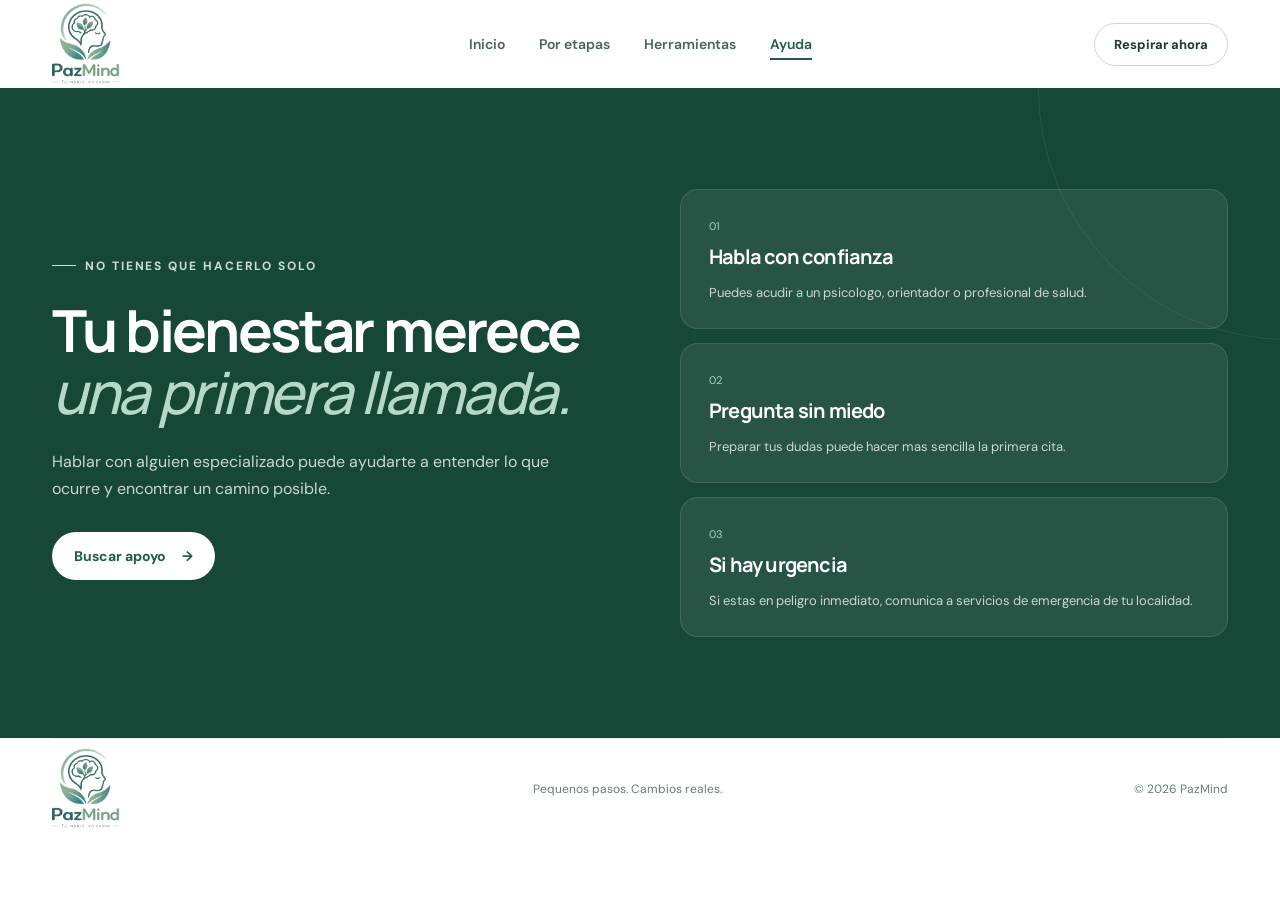
<file: pages/ayuda.html>
<!DOCTYPE html>
<html lang="es">
<head>
  <meta charset="UTF-8"><meta name="viewport" content="width=device-width, initial-scale=1">
  <title>Ayuda profesional | PazMind</title>
  <link rel="icon" type="image/png" href="../assets/images/pazmindlogo.png">
  <link href="https://fonts.googleapis.com/css2?family=DM+Sans:wght@400;500;600;700&family=Manrope:wght@500;600;700&display=swap" rel="stylesheet">
  <link rel="stylesheet" href="../css/styles.css">
</head>
<body class="inner-page">
  <div class="page-loader" aria-hidden="true"><span>PazMind</span></div>
  <header class="site-header">
    <a class="brand" href="../index.html"><span class="brand-mark"><img src="../assets/images/pazmindlogo.png" alt="PazMind"></span></a>
    <nav><a href="../index.html">Inicio</a><a href="etapas.html">Por etapas</a><a href="herramientas.html">Herramientas</a><a class="active" href="ayuda.html">Ayuda</a></nav>
    <a class="header-cta" href="herramientas.html">Respirar ahora</a>
    <button class="menu-button" type="button" aria-label="Abrir menu"><span></span><span></span></button>
  </header>
  <main>
    <section class="support-page">
      <div class="support-page-copy reveal"><p class="eyebrow light"><span></span> No tienes que hacerlo solo</p><h1>Tu bienestar merece<br><em>una primera llamada.</em></h1><p>Hablar con alguien especializado puede ayudarte a entender lo que ocurre y encontrar un camino posible.</p><a class="button button-white" href="mailto:ayuda@pazmind.com">Buscar apoyo <span>→</span></a></div>
      <div class="support-options reveal"><article><span>01</span><h2>Habla con confianza</h2><p>Puedes acudir a un psicologo, orientador o profesional de salud.</p></article><article><span>02</span><h2>Pregunta sin miedo</h2><p>Preparar tus dudas puede hacer mas sencilla la primera cita.</p></article><article><span>03</span><h2>Si hay urgencia</h2><p>Si estas en peligro inmediato, comunica a servicios de emergencia de tu localidad.</p></article></div>
    </section>
  </main>
  <footer><a class="brand" href="../index.html"><span class="brand-mark"><img src="../assets/images/pazmindlogo.png" alt="PazMind"></span></a><p>Pequenos pasos. Cambios reales.</p><p>© 2026 PazMind</p></footer>
  <script src="../js/main.js"></script>
</body>
</html>
</file>
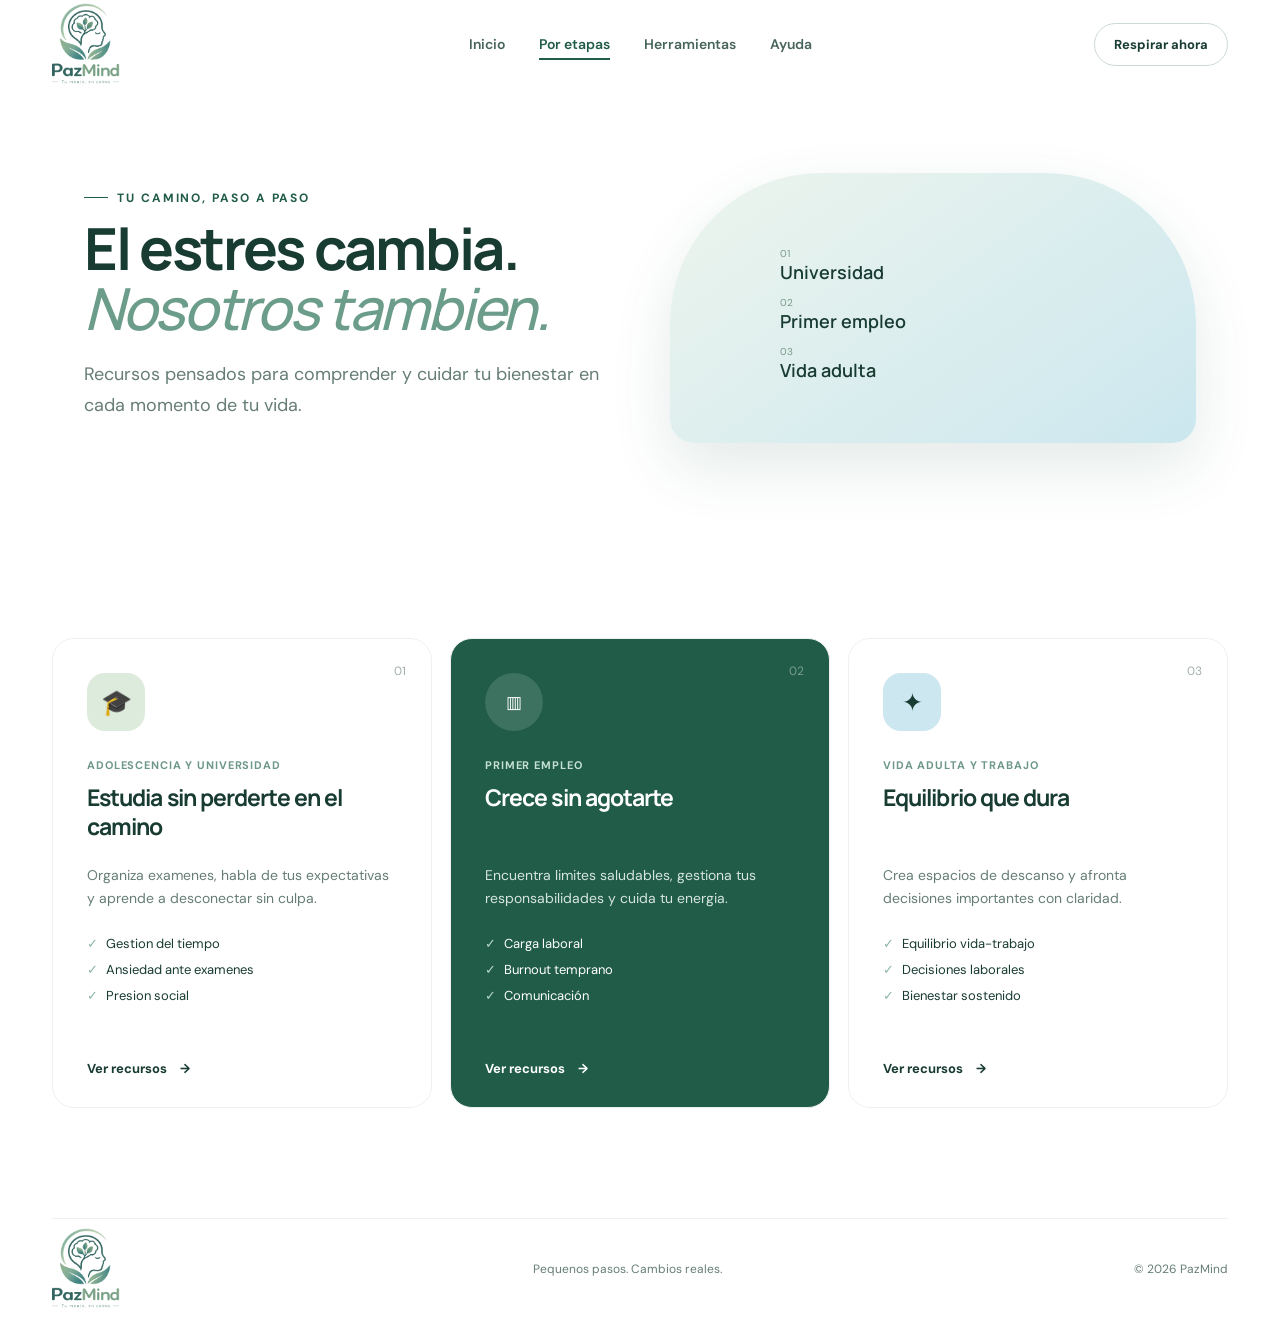
<file: pages/etapas.html>
<!DOCTYPE html>
<html lang="es">
<head>
  <meta charset="UTF-8"><meta name="viewport" content="width=device-width, initial-scale=1">
  <title>Por etapas | PazMind</title>
  <link rel="icon" type="image/png" href="../assets/images/pazmindlogo.png">
  <link href="https://fonts.googleapis.com/css2?family=DM+Sans:wght@400;500;600;700&family=Manrope:wght@500;600;700&display=swap" rel="stylesheet">
  <link rel="stylesheet" href="../css/styles.css">
</head>
<body class="inner-page">
  <div class="page-loader" aria-hidden="true"><span>PazMind</span></div>
  <header class="site-header">
    <a class="brand" href="../index.html"><span class="brand-mark"><img src="../assets/images/pazmindlogo.png" alt="PazMind"></span></a>
    <nav><a href="../index.html">Inicio</a><a class="active" href="etapas.html">Por etapas</a><a href="herramientas.html">Herramientas</a><a href="ayuda.html">Ayuda</a></nav>
    <a class="header-cta" href="herramientas.html">Respirar ahora</a>
    <button class="menu-button" type="button" aria-label="Abrir menu"><span></span><span></span></button>
  </header>
  <main>
    <section class="inner-hero">
      <div class="inner-hero-copy reveal"><p class="eyebrow"><span></span> Tu camino, paso a paso</p><h1>El estres cambia.<br><em>Nosotros tambien.</em></h1><p>Recursos pensados para comprender y cuidar tu bienestar en cada momento de tu vida.</p></div>
      <div class="inner-hero-art stages-art reveal"><span>01</span><strong>Universidad</strong><span>02</span><strong>Primer empleo</strong><span>03</span><strong>Vida adulta</strong></div>
    </section>
    <section class="stages section" style="background:white">
      <div class="stage-grid">
        <article class="stage-card reveal"><div class="stage-number">01</div><div class="stage-icon">🎓</div><p class="stage-tag">Adolescencia y universidad</p><h3>Estudia sin perderte en el camino</h3><p>Organiza examenes, habla de tus expectativas y aprende a desconectar sin culpa.</p><ul><li>Gestion del tiempo</li><li>Ansiedad ante examenes</li><li>Presion social</li></ul><a href="herramientas.html">Ver recursos <span>→</span></a></article>
        <article class="stage-card featured reveal"><div class="stage-number">02</div><div class="stage-icon work-icon">▥</div><p class="stage-tag">Primer empleo</p><h3>Crece sin agotarte</h3><p>Encuentra limites saludables, gestiona tus responsabilidades y cuida tu energia.</p><ul><li>Carga laboral</li><li>Burnout temprano</li><li>Comunicación</li></ul><a href="herramientas.html">Ver recursos <span>→</span></a></article>
        <article class="stage-card reveal"><div class="stage-number">03</div><div class="stage-icon life-icon">✦</div><p class="stage-tag">Vida adulta y trabajo</p><h3>Equilibrio que dura</h3><p>Crea espacios de descanso y afronta decisiones importantes con claridad.</p><ul><li>Equilibrio vida-trabajo</li><li>Decisiones laborales</li><li>Bienestar sostenido</li></ul><a href="herramientas.html">Ver recursos <span>→</span></a></article>
      </div>
    </section>
  </main>
  <footer><a class="brand" href="../index.html"><span class="brand-mark"><img src="../assets/images/pazmindlogo.png" alt="PazMind"></span></a><p>Pequenos pasos. Cambios reales.</p><p>© 2026 PazMind</p></footer>
  <script src="../js/main.js"></script>
</body>
</html>
</file>
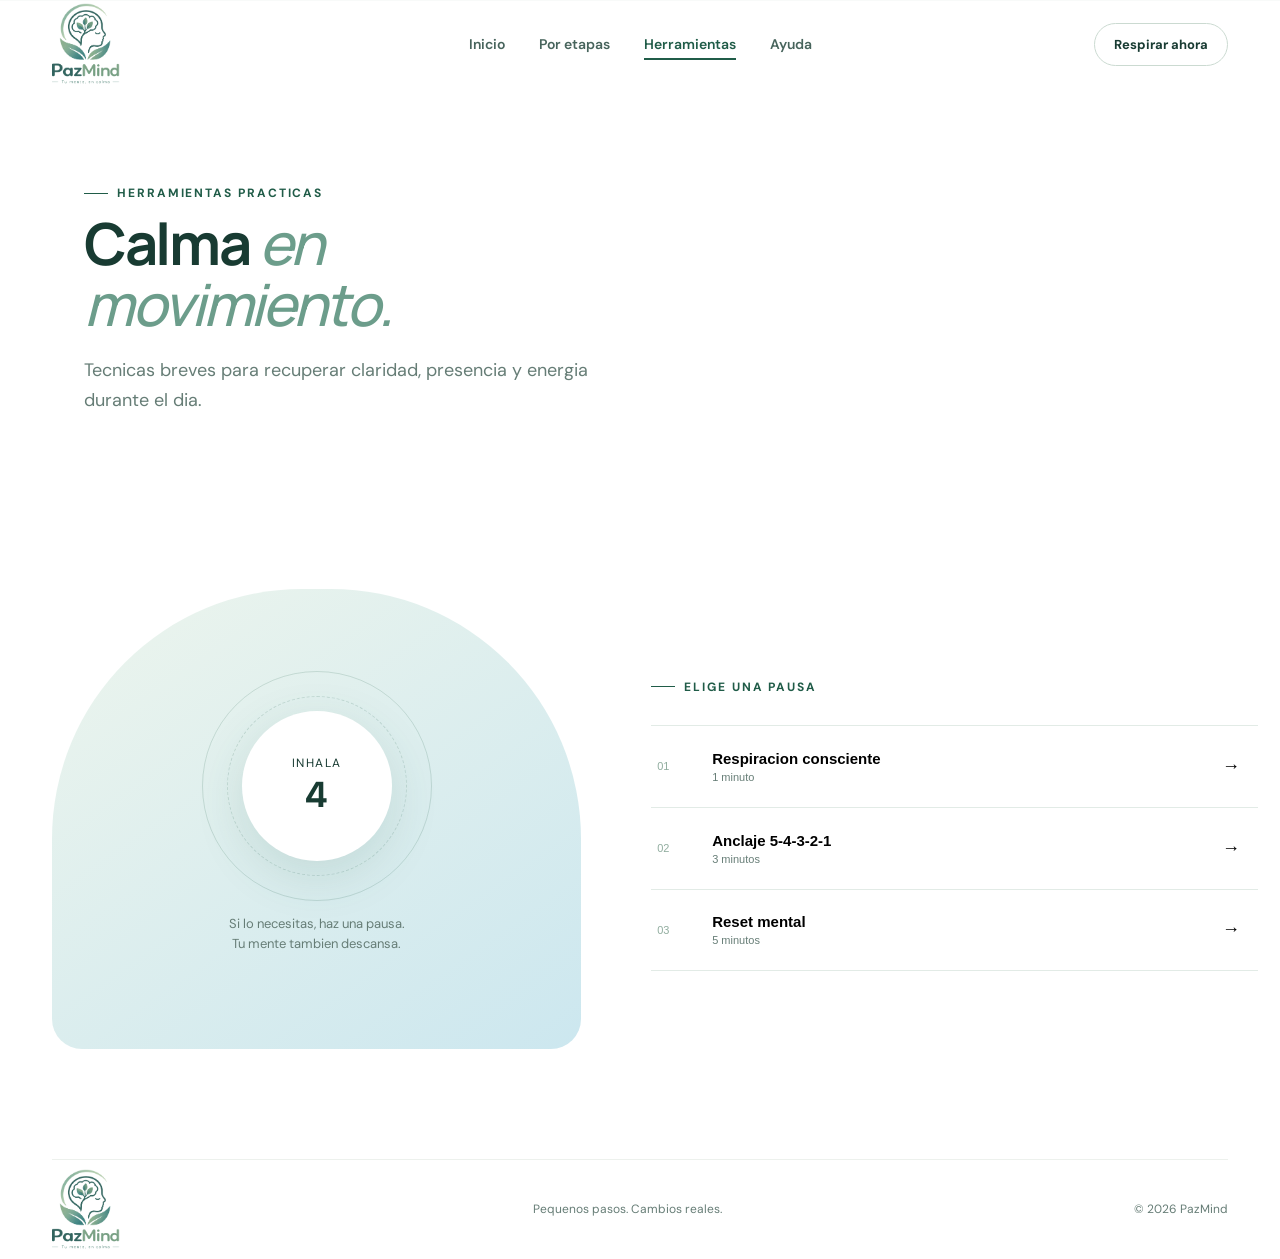
<file: pages/herramientas.html>
<!DOCTYPE html>
<html lang="es">
<head>
  <meta charset="UTF-8"><meta name="viewport" content="width=device-width, initial-scale=1">
  <title>Herramientas | PazMind</title>
  <link rel="icon" type="image/png" href="../assets/images/pazmindlogo.png">
  <link href="https://fonts.googleapis.com/css2?family=DM+Sans:wght@400;500;600;700&family=Manrope:wght@500;600;700&display=swap" rel="stylesheet">
  <link rel="stylesheet" href="../css/styles.css">
</head>
<body class="inner-page">
  <div class="page-loader" aria-hidden="true"><span>PazMind</span></div>
  <header class="site-header">
    <a class="brand" href="../index.html"><span class="brand-mark"><img src="../assets/images/pazmindlogo.png" alt="PazMind"></span></a>
    <nav><a href="../index.html">Inicio</a><a href="etapas.html">Por etapas</a><a class="active" href="herramientas.html">Herramientas</a><a href="ayuda.html">Ayuda</a></nav>
    <a class="header-cta" href="herramientas.html">Respirar ahora</a>
    <button class="menu-button" type="button" aria-label="Abrir menu"><span></span><span></span></button>
  </header>
  <main>
    <section class="inner-hero compact"><div class="inner-hero-copy reveal"><p class="eyebrow"><span></span> Herramientas practicas</p><h1>Calma <em>en movimiento.</em></h1><p>Tecnicas breves para recuperar claridad, presencia y energia durante el dia.</p></div></section>
    <section class="tools section" style="padding-top:70px">
      <div class="tools-visual reveal"><div class="breathing-circle"><div class="orbit orbit-one"></div><div class="orbit orbit-two"></div><div class="breath-core"><span>Inhala</span><strong>4</strong></div></div><p>Si lo necesitas, haz una pausa.<br>Tu mente tambien descansa.</p></div>
      <div class="tools-content reveal"><p class="eyebrow"><span></span> Elige una pausa</p><div class="tool-list">
        <button class="tool-item breathe-trigger" type="button"><span>01</span><div><strong>Respiracion consciente</strong><small>1 minuto</small></div><b>→</b></button>
        <button class="tool-item" type="button" data-tool="ground"><span>02</span><div><strong>Anclaje 5-4-3-2-1</strong><small>3 minutos</small></div><b>→</b></button>
        <button class="tool-item" type="button" data-tool="journal"><span>03</span><div><strong>Reset mental</strong><small>5 minutos</small></div><b>→</b></button>
      </div></div>
    </section>
  </main>
  <dialog class="breathing-modal" id="breathingModal">
    <button class="modal-close" type="button" aria-label="Cerrar">×</button><p class="eyebrow centered"><span></span> Respiracion guiada <span></span></p><h2>Un minuto contigo</h2><div class="modal-breath"><span id="breathLabel">Inhala</span></div><p id="breathCount">4 segundos</p><button class="button button-primary modal-action" type="button">Comenzar</button>
  </dialog>
  <footer><a class="brand" href="../index.html"><span class="brand-mark"><img src="../assets/images/pazmindlogo.png" alt="PazMind"></span></a><p>Pequenos pasos. Cambios reales.</p><p>© 2026 PazMind</p></footer>
  <script src="../js/main.js"></script>
</body>
</html>
</file>
<file: css/styles.css>
:root {
  --green: #205c48;
  --green-dark: #174736;
  --pastel: #dcebdc;
  --pastel-light: #edf5ed;
  --blue: #cce7ef;
  --blue-deep: #79b6c6;
  --white: #fff;
  --ink: #183b32;
  --muted: #667d76;
  --cream: #f7faf6;
}

* { box-sizing: border-box; }
html { scroll-behavior: smooth; }
body { margin: 0; font-family: "DM Sans", sans-serif; color: var(--ink); background: var(--white); overflow-x: hidden; }
h1, h2, h3 { font-family: "Manrope", sans-serif; margin-top: 0; letter-spacing: -0.04em; }
a { color: inherit; text-decoration: none; }
button, a { -webkit-tap-highlight-color: transparent; }

.page-loader { position: fixed; inset: 0; z-index: 100; display:grid; place-items:center; background:var(--green); color:white; font-family:"Manrope"; font-size:2rem; transition: transform .9s cubic-bezier(.77,0,.18,1); }
.page-loader.loaded { transform: translateY(-100%); }
.site-header { height: 88px; max-width: 1240px; margin: 0 auto; padding: 0 32px; display: grid; grid-template-columns: 220px 1fr 220px; align-items: center; }
.brand { display: flex; align-items: center; gap: 10px; font: 700 20px "Manrope"; }
.brand-mark { width: 68px; height: 82px; display:grid; place-items:center; overflow:hidden; border-radius:0; }
.brand-mark img { width: 68px; height: 82px; max-width:100%; object-fit: contain; object-position:center; }
.site-header .brand, footer .brand { min-width:0; }
.site-header .brand > span:last-child:not(.brand-mark), footer .brand > span:last-child:not(.brand-mark) { font-size:20px; white-space:nowrap; }
nav { display:flex; justify-content:center; gap:34px; }
nav a { font-size:14px; font-weight:600; color:#47645c; position:relative; }
nav a::after { content:""; position:absolute; left:0; right:100%; bottom:-7px; height:2px; background:var(--green); transition:.25s; }
nav a:hover::after { right:0; }
.header-cta { justify-self:end; padding:12px 19px; border:1px solid #cbdad1; border-radius:100px; font-size:13px; font-weight:700; transition:.25s; }
.header-cta:hover { background:var(--green); color:white; }
.menu-button { display:none; border:0; background:none; }

.hero { min-height: 650px; max-width:1240px; margin:0 auto; padding: 58px 32px 76px; display:grid; grid-template-columns: 51% 49%; align-items:center; }
.eyebrow { display:flex; align-items:center; gap:9px; color:var(--green); font-size:12px; font-weight:700; letter-spacing:.16em; text-transform:uppercase; }
.eyebrow > span { width:24px; height:1px; background:var(--green); }
.hero h1 { font-size: clamp(48px, 5vw, 76px); line-height:.98; margin:24px 0; }
h1 em, h2 em { font-style:italic; font-weight:500; color:#6c9d8b; }
.hero-intro { max-width:530px; font-size:18px; line-height:1.7; color:var(--muted); }
.hero-actions { display:flex; gap:13px; margin-top:32px; }
.button { min-height:48px; border-radius:100px; padding:0 22px; display:inline-flex; align-items:center; justify-content:center; gap:16px; border:0; font-weight:700; font-size:14px; cursor:pointer; transition:.25s; }
.button-primary { background:var(--green); color:white; box-shadow:0 12px 30px rgba(32,92,72,.18); }
.button-primary:hover { transform:translateY(-2px); background:var(--green-dark); }
.button-soft { background:var(--blue); color:var(--ink); }
.play-icon { width:25px; height:25px; border-radius:50%; background:white; display:grid; place-items:center; font-size:8px; padding-left:2px; }
.trust-row { margin-top:35px; display:flex; align-items:center; gap:14px; }
.avatars { display:flex; }
.avatars span { width:34px; height:34px; margin-right:-8px; border:2px solid white; border-radius:50%; background:#cadfd7; display:grid; place-items:center; font-size:9px; font-weight:700; }
.avatars span:nth-child(2){background:#d8e8c9}.avatars span:nth-child(3){background:#b9dbe5}
.trust-row p { font-size:11px; color:var(--muted); line-height:1.4; margin:0 0 0 5px; }
.trust-row strong { color:var(--ink); font-size:13px; }

.hero-visual { height:530px; position:relative; }
.slider { position:absolute; left:55px; top:0; width:calc(100% - 55px); height:490px; overflow:hidden; border-radius:230px 230px 28px 28px; background:var(--pastel); box-shadow: 0 30px 70px rgba(34,77,62,.12); }
.slide { position:absolute; inset:0; background-image: linear-gradient(180deg, transparent 45%, rgba(10,50,38,.62)), var(--slide-image); background-size:cover; background-position:center; opacity:0; transform:scale(1.06); transition:opacity .8s, transform 1.2s; }
.slide.active { opacity:1; transform:scale(1); }
.slide-overlay { position:absolute; left:38px; bottom:32px; color:white; display:flex; flex-direction:column; }
.slide-overlay span { font-size:11px; text-transform:uppercase; letter-spacing:.15em; opacity:.85; }
.slide-overlay strong { font:600 21px "Manrope"; margin-top:4px; }
.slider-controls { position:absolute; left:8px; bottom:19px; display:flex; align-items:center; gap:14px; background:white; border-radius:100px; padding:7px; box-shadow:0 10px 30px rgba(30,70,58,.12); }
.slider-arrow { width:34px; height:34px; border:0; border-radius:50%; background:var(--pastel-light); cursor:pointer; }
.slider-dots { display:flex; gap:5px; }
.slider-dots button { width:6px; height:6px; padding:0; border:0; border-radius:10px; background:#c9d7d1; transition:.3s; }
.slider-dots button.active { width:18px; background:var(--green); }
.floating-card { position:absolute; right:-14px; top:80px; background:rgba(255,255,255,.94); border-radius:14px; padding:13px 16px; display:flex; align-items:center; gap:10px; box-shadow:0 16px 40px rgba(32,92,72,.14); }
.floating-card strong, .floating-card small { display:block; }.floating-card strong{font-size:12px}.floating-card small{font-size:10px;color:var(--muted);margin-top:2px}
.pulse-dot { width:10px; height:10px; border-radius:50%; background:#7aaa91; box-shadow:0 0 0 5px #e1eee7; }
.leaf { position:absolute; width:90px; height:48px; border:1px solid #99bea9; border-radius:100% 0 100% 0; opacity:.55; transform:rotate(-30deg); }
.leaf-one { left:14px; top:46px; }.leaf-two{right:-20px;bottom:65px;transform:rotate(155deg)}

.section { padding:110px max(32px, calc((100% - 1176px)/2)); }
.stages { background:var(--cream); }
.section-heading { text-align:center; max-width:650px; margin:0 auto 55px; }
.section-heading .eyebrow { justify-content:center; }.section-heading h2, .tools h2, .support h2 { font-size:48px; line-height:1.08; margin-bottom:16px; }
.section-heading > p:last-child { color:var(--muted); }
.stage-grid { display:grid; grid-template-columns:repeat(3,1fr); gap:18px; }
.stage-card { min-height:470px; position:relative; background:white; border:1px solid #edf1ed; border-radius:22px; padding:34px; transition:.35s; }
.stage-card:hover { transform:translateY(-7px); box-shadow:0 24px 50px rgba(41,88,72,.1); }
.stage-card.featured { background:var(--green); color:white; transform:translateY(-14px); }
.stage-card.featured:hover { transform:translateY(-21px); }
.stage-number { position:absolute; right:25px; top:24px; font-size:12px; opacity:.4; }
.stage-icon { height:58px; width:58px; display:grid; place-items:center; border-radius:18px; background:var(--pastel); font-size:25px; margin-bottom:27px; }
.work-icon { background:rgba(255,255,255,.13); border-radius:50%; font-size:17px; }.life-icon { background:var(--blue); }
.stage-tag { font-size:11px; font-weight:700; letter-spacing:.08em; text-transform:uppercase; color:#6d9787; }.featured .stage-tag{color:#c6dfd4}
.stage-card h3 { font-size:23px; line-height:1.25; min-height:58px; }
.stage-card > p:not(.stage-tag) { color:var(--muted); font-size:14px; line-height:1.65; }.featured > p:not(.stage-tag){color:#d6e5df}
.stage-card ul { list-style:none; padding:0; margin:25px 0; font-size:13px; }
.stage-card li { margin:9px 0; }.stage-card li::before { content:"✓"; margin-right:8px; color:#8bb7a4; }.featured li::before{color:#b9d8cb}
.stage-card > a { position:absolute; bottom:30px; font-size:13px; font-weight:700; }.stage-card > a span{margin-left:10px}

.tools { min-height:600px; display:grid; grid-template-columns:45% 55%; align-items:center; gap:70px; background:white; }
.tools-visual { height:460px; border-radius:250px 250px 30px 30px; background:linear-gradient(145deg,var(--pastel-light),var(--blue)); display:flex; align-items:center; justify-content:center; flex-direction:column; }
.breathing-circle { width:230px; height:230px; position:relative; display:grid; place-items:center; }
.breath-core { width:150px; height:150px; border-radius:50%; background:white; display:grid; place-content:center; text-align:center; box-shadow:0 15px 50px rgba(50,104,86,.14); animation:breath 8s infinite ease-in-out; }
.breath-core span { font-size:12px; text-transform:uppercase; letter-spacing:.12em; }.breath-core strong{font-size:36px}
.orbit { position:absolute; border:1px solid rgba(32,92,72,.16); border-radius:50%; animation:orbit 12s infinite linear; }
.orbit-one{inset:0}.orbit-two{inset:25px;border-style:dashed;animation-direction:reverse}
.tools-visual > p { font-size:13px; text-align:center; line-height:1.5; color:var(--muted); }
.tools-content { padding-right:40px; }.tools-content > p:not(.eyebrow){color:var(--muted);line-height:1.7;max-width:510px}
.tool-list { margin-top:30px; }
.tool-item { width:100%; min-height:82px; border:0; border-top:1px solid #e2ebe6; background:none; display:grid; grid-template-columns:55px 1fr 30px; align-items:center; text-align:left; cursor:pointer; }
.tool-item:last-child { border-bottom:1px solid #e2ebe6; }
.tool-item > span { color:#91ad9f; font-size:11px; }.tool-item div strong,.tool-item div small{display:block}.tool-item div strong{font-size:15px}.tool-item div small{font-size:11px;color:var(--muted);margin-top:4px}.tool-item b{font-size:18px;transition:.25s}.tool-item:hover b{transform:translateX(5px)}

.support { padding-top:65px; padding-bottom:65px; }
.support-card { min-height:310px; border-radius:26px; padding:55px 65px; display:flex; align-items:flex-end; justify-content:space-between; background:linear-gradient(120deg,var(--green-dark),var(--green)); color:white; position:relative; overflow:hidden; }
.support-card::after { content:""; position:absolute; width:320px;height:320px;border-radius:50%; right:-80px;top:-170px;border:1px solid rgba(255,255,255,.13); box-shadow:0 0 0 45px rgba(255,255,255,.025),0 0 0 90px rgba(255,255,255,.018); }
.eyebrow.light { color:#c8dfd5; }.eyebrow.light > span { background:#c8dfd5}.support-card h2{font-size:42px;margin:20px 0}.support-card em{color:#b5d9c8}.support-card p:not(.eyebrow){max-width:600px;color:#c8d8d1;font-size:14px;line-height:1.6}.button-white{background:white;color:var(--green);white-space:nowrap;z-index:1}
footer { height:100px; max-width:1176px; margin:0 auto; display:flex; align-items:center; justify-content:space-between; border-top:1px solid #edf1ed; font-size:12px; color:var(--muted); }
footer .brand { color:var(--ink); }

.breathing-modal { width:min(440px,calc(100% - 32px)); border:0; border-radius:28px; padding:36px; text-align:center; color:var(--ink); box-shadow:0 30px 100px rgba(20,60,48,.25); }
.breathing-modal::backdrop { background:rgba(13,49,38,.55); backdrop-filter:blur(8px); }
.modal-close { position:absolute; right:18px;top:14px;border:0;background:none;font-size:26px;color:var(--muted);cursor:pointer; }
.breathing-modal h2 { font-size:32px; }.centered{justify-content:center}.modal-breath{width:180px;height:180px;margin:30px auto 15px;border-radius:50%;background:linear-gradient(145deg,var(--pastel),var(--blue));display:grid;place-items:center;font-weight:700;box-shadow:0 0 0 12px var(--pastel-light);animation:modalBreath 8s infinite ease-in-out}
.modal-action { margin-top:10px; }

.reveal { opacity:0; transform:translateY(22px); transition:opacity .8s, transform .8s; }.reveal.visible { opacity:1; transform:none; }
.inner-page { animation:pageIn .65s ease both; }
.inner-page nav a.active { color:var(--green); }.inner-page nav a.active::after { right:0; }
.inner-hero { min-height:430px; max-width:1176px; margin:0 auto; padding:85px 32px; display:grid; grid-template-columns:1fr 1fr; align-items:center; gap:60px; }
.inner-hero.compact { min-height:340px; }.inner-hero-copy h1{font-size:58px;line-height:1.05;margin-bottom:20px}.inner-hero-copy>p:last-child{color:var(--muted);font-size:18px;line-height:1.7;max-width:560px}
.inner-hero-art { height:270px; border-radius:150px 150px 24px 24px; background:linear-gradient(145deg,var(--pastel-light),var(--blue)); display:flex; flex-direction:column; justify-content:center; padding-left:110px; box-shadow:0 24px 60px rgba(32,92,72,.12); }
.inner-hero-art span { font-size:10px;color:#789989;margin-top:12px }.inner-hero-art strong{font:600 18px "Manrope"}
.support-page { min-height:650px; background:var(--green-dark); color:white; padding:90px max(32px,calc((100% - 1176px)/2)); display:grid;grid-template-columns:1fr 1fr;gap:80px;align-items:center;position:relative;overflow:hidden }
.support-page::before{content:"";position:absolute;width:500px;height:500px;border-radius:50%;border:1px solid rgba(255,255,255,.08);right:-260px;top:-250px}
.support-page-copy h1{font-size:58px;line-height:1.07;margin:25px 0}.support-page-copy em{color:#b5d9c8}.support-page-copy>p:not(.eyebrow){max-width:540px;line-height:1.7;color:#c8d8d1;margin-bottom:30px}
.support-options{display:grid;gap:14px}.support-options article{background:rgba(255,255,255,.07);border:1px solid rgba(255,255,255,.12);border-radius:18px;padding:24px 28px}.support-options article>span{font-size:11px;color:#aad0bf}.support-options h2{font-size:20px;margin:8px 0}.support-options p{color:#c8d8d1;font-size:13px;line-height:1.6;margin-bottom:0}
@keyframes pageIn{from{opacity:.35;transform:translateY(8px)}to{opacity:1;transform:none}}
@keyframes breath { 0%,100%{transform:scale(.82)}50%{transform:scale(1)} }
@keyframes orbit { to{transform:rotate(360deg)} }
@keyframes modalBreath { 0%,100%{transform:scale(.78)}50%{transform:scale(1)} }

@media (max-width:900px) {
  .site-header { grid-template-columns: 1fr auto auto; }
  nav { position:fixed;z-index:20;top:75px;left:20px;right:20px;padding:25px;background:white;border-radius:18px;box-shadow:0 20px 50px rgba(30,70,58,.15);display:none;flex-direction:column}.nav-open nav{display:flex}
  .header-cta { margin-left:auto;margin-right:15px}.menu-button{width:30px;height:30px;display:flex;flex-direction:column;justify-content:center;gap:6px}.menu-button span{height:2px;background:var(--ink)}
  .hero { grid-template-columns:1fr;padding-top:35px}.hero-visual{margin-top:50px}.hero h1{font-size:58px}
  .stage-grid { grid-template-columns:1fr 1fr}.stage-card.featured{transform:none}.stage-card.featured:hover{transform:translateY(-7px)}
  .tools { grid-template-columns:1fr 1fr;gap:30px;padding-left:32px;padding-right:32px}.tools-content{padding-right:0}
  footer{margin:0 32px}
}
@media (max-width:650px) {
  .site-header{height:76px;padding:0 20px}.header-cta{display:none}.hero{padding:35px 20px 50px}.hero h1{font-size:45px}.hero-intro{font-size:16px}.hero-actions{flex-direction:column}.hero-visual{height:440px}.slider{left:25px;width:calc(100% - 25px);height:410px}.floating-card{right:-5px}.trust-row{margin-top:25px}
  .section{padding-top:75px;padding-bottom:75px}.section-heading h2,.tools h2,.support h2{font-size:38px}.stage-grid{grid-template-columns:1fr}.stage-card{min-height:440px}
  .tools{grid-template-columns:1fr}.tools-visual{height:410px}.tools-content{padding-top:25px}.support-card{padding:40px 28px;display:block}.support-card .button{margin-top:25px}.support-card h2{font-size:34px}
  footer{height:auto;padding:35px 0;flex-direction:column;gap:18px}
  .inner-hero{grid-template-columns:1fr;min-height:auto;padding:55px 20px}.inner-hero-copy h1,.support-page-copy h1{font-size:42px}.inner-hero-art{padding-left:70px}.support-page{grid-template-columns:1fr;gap:45px;padding:70px 20px}.support-options article{padding:20px}
}

/* Responsive layout and mobile navigation refinements */
@media (max-width: 1100px) {
  .site-header {
    grid-template-columns: 150px 1fr 150px;
    padding-inline: 24px;
  }

  nav {
    gap: 22px;
  }

  .hero {
    grid-template-columns: minmax(0, 48%) minmax(0, 52%);
    padding-inline: 24px;
  }

  .hero h1 {
    font-size: clamp(48px, 6vw, 64px);
  }

  .hero-visual {
    height: 500px;
  }

  .slider {
    left: 28px;
    width: calc(100% - 28px);
    height: 465px;
  }

  .floating-card {
    right: 0;
  }

  .tools {
    gap: 45px;
  }
}

@media (max-width: 900px) {
  .site-header {
    height: 76px;
    grid-template-columns: 1fr auto;
    padding-inline: 20px;
  }

  .site-header .brand-mark,
  .site-header .brand-mark img {
    width: 58px;
    height: 72px;
  }

  nav {
    position: fixed;
    z-index: 30;
    top: 68px;
    left: 16px;
    right: 16px;
    display: flex;
    flex-direction: column;
    gap: 0;
    padding: 10px;
    opacity: 0;
    visibility: hidden;
    transform: translateY(-12px);
    transition: opacity .2s ease, visibility .2s ease, transform .2s ease;
  }

  nav a {
    min-height: 48px;
    display: flex;
    align-items: center;
    padding: 0 14px;
    border-radius: 10px;
  }

  nav a::after {
    display: none;
  }

  nav a:hover,
  nav a.active {
    background: var(--pastel-light);
  }

  .nav-open nav {
    opacity: 1;
    visibility: visible;
    transform: none;
  }

  .header-cta {
    display: none;
  }

  .menu-button {
    width: 44px;
    height: 44px;
    align-items: center;
    justify-content: center;
    border-radius: 50%;
    cursor: pointer;
  }

  .menu-button span {
    width: 21px;
    transition: transform .2s ease;
  }

  .nav-open .menu-button span:first-child {
    transform: translateY(4px) rotate(45deg);
  }

  .nav-open .menu-button span:last-child {
    transform: translateY(-4px) rotate(-45deg);
  }

  .hero {
    min-height: auto;
    grid-template-columns: 1fr;
    padding-top: 45px;
    padding-bottom: 60px;
  }

  .hero-copy {
    max-width: 680px;
  }

  .hero-visual {
    width: min(610px, 100%);
    margin: 45px auto 0;
  }

  .slider {
    left: 50px;
    width: calc(100% - 50px);
  }

  .stage-grid {
    gap: 16px;
  }

  .tools {
    grid-template-columns: minmax(260px, 42%) minmax(0, 58%);
    gap: 30px;
  }

  .inner-hero {
    gap: 35px;
  }

  .support-page {
    gap: 45px;
  }
}

@media (max-width: 650px) {
  body.nav-open {
    overflow: hidden;
  }

  .hero {
    padding-top: 28px;
  }

  .hero h1 {
    font-size: clamp(39px, 12vw, 48px);
    line-height: 1.02;
  }

  .hero-intro {
    font-size: 16px;
    line-height: 1.6;
  }

  .hero-actions .button {
    width: 100%;
  }

  .hero-actions {
    gap: 10px;
  }

  .trust-row {
    flex-wrap: wrap;
  }

  .hero-visual {
    height: 430px;
  }

  .slider {
    left: 24px;
    width: calc(100% - 24px);
    height: 390px;
    border-radius: 190px 190px 24px 24px;
  }

  .slide-overlay {
    left: 24px;
    right: 24px;
    bottom: 28px;
  }

  .floating-card {
    top: 65px;
    max-width: calc(100% - 30px);
  }

  .leaf {
    display: none;
  }

  .slider-controls {
    bottom: 16px;
  }

  .stage-grid {
    grid-template-columns: 1fr;
  }

  .stage-card {
    height: auto;
    min-height: 420px;
  }

  .tools {
    grid-template-columns: 1fr;
    padding-inline: 20px;
  }

  .tools-visual {
    width: 100%;
    height: 390px;
  }

  .breathing-circle {
    width: 210px;
    height: 210px;
  }

  .inner-hero,
  .support-page {
    padding-inline: 20px;
  }

  .inner-hero-art {
    height: 230px;
    padding-left: 55px;
  }

  .support-page-copy .button {
    width: 100%;
  }

  footer {
    margin-inline: 20px;
    text-align: center;
  }
}

@media (max-width: 380px) {
  .hero h1 {
    font-size: 37px;
  }

  .hero-visual {
    height: 390px;
  }

  .slider {
    height: 350px;
  }

  .slider-controls {
    left: 0;
    gap: 7px;
  }

  .floating-card {
    padding: 10px 12px;
  }

  .tools-visual {
    height: 350px;
  }

  .breathing-circle {
    width: 190px;
    height: 190px;
  }

  .breath-core {
    width: 135px;
    height: 135px;
  }
}
</file>
